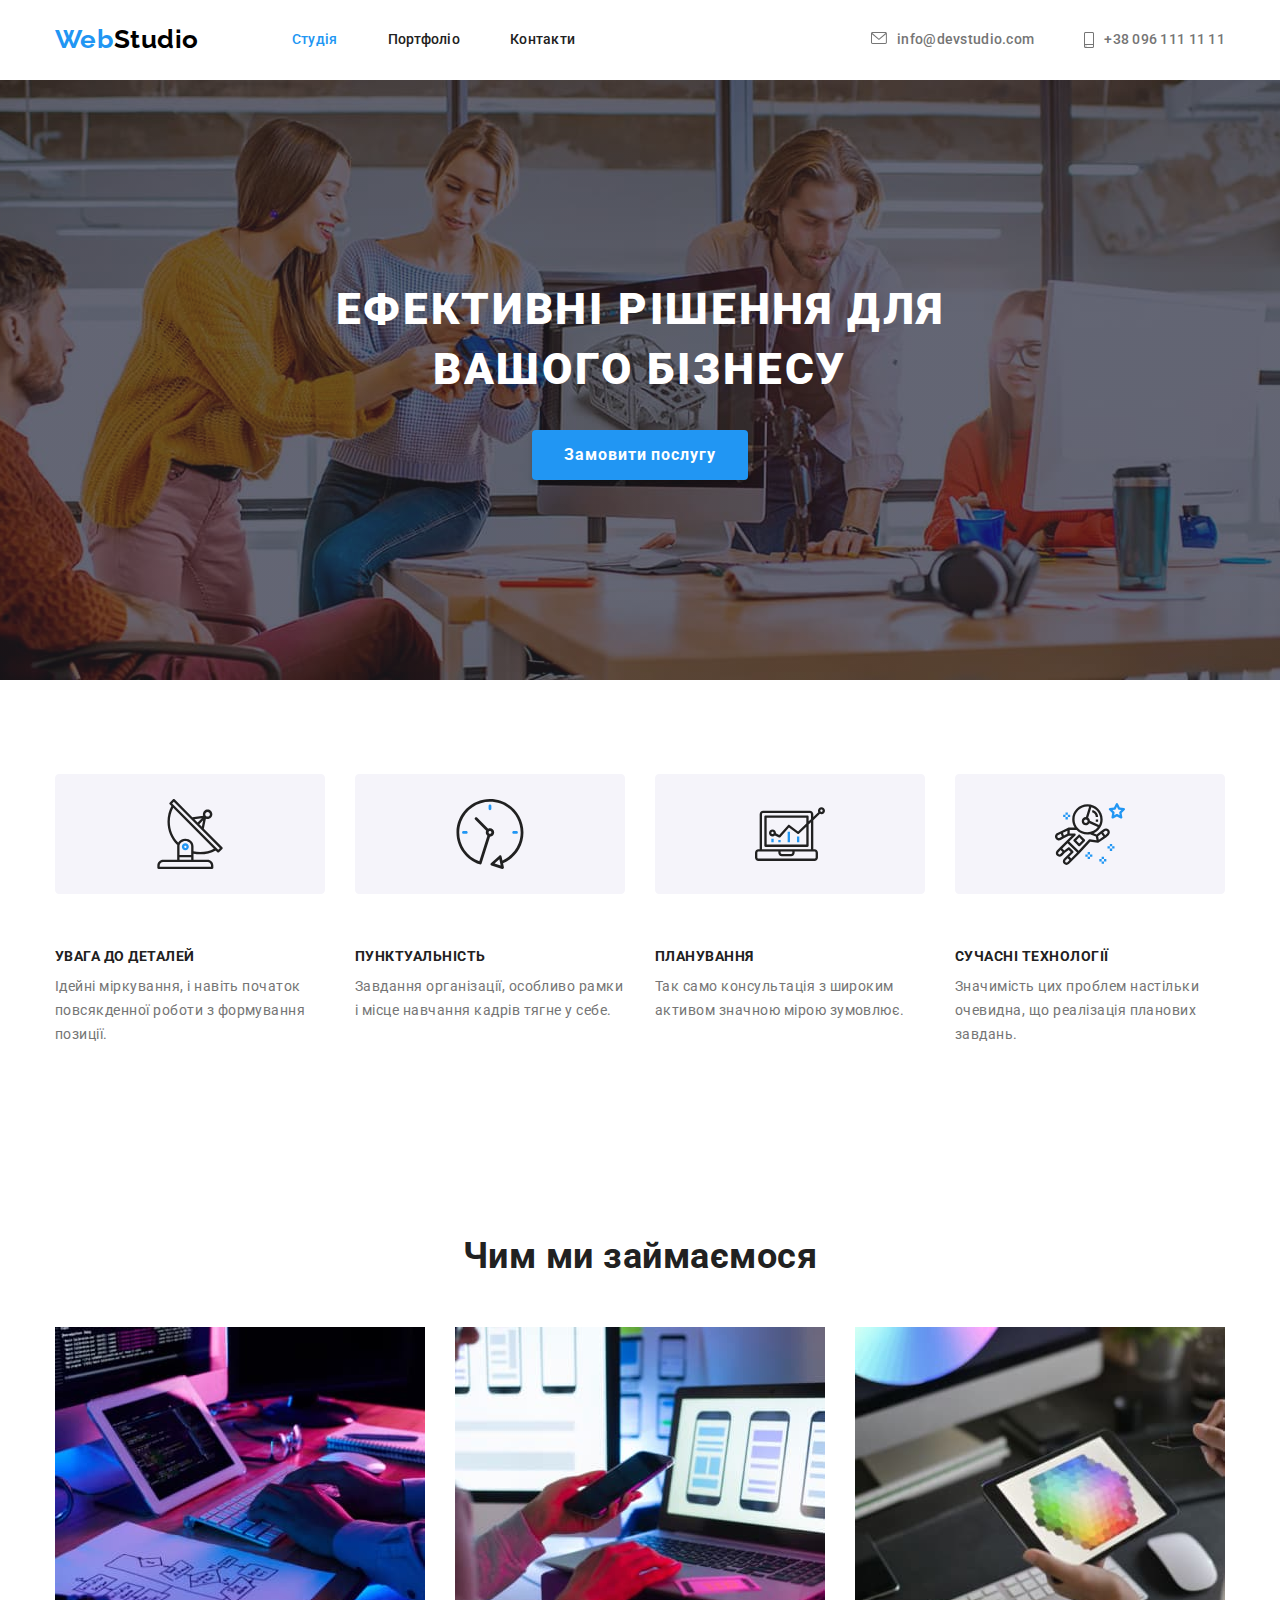
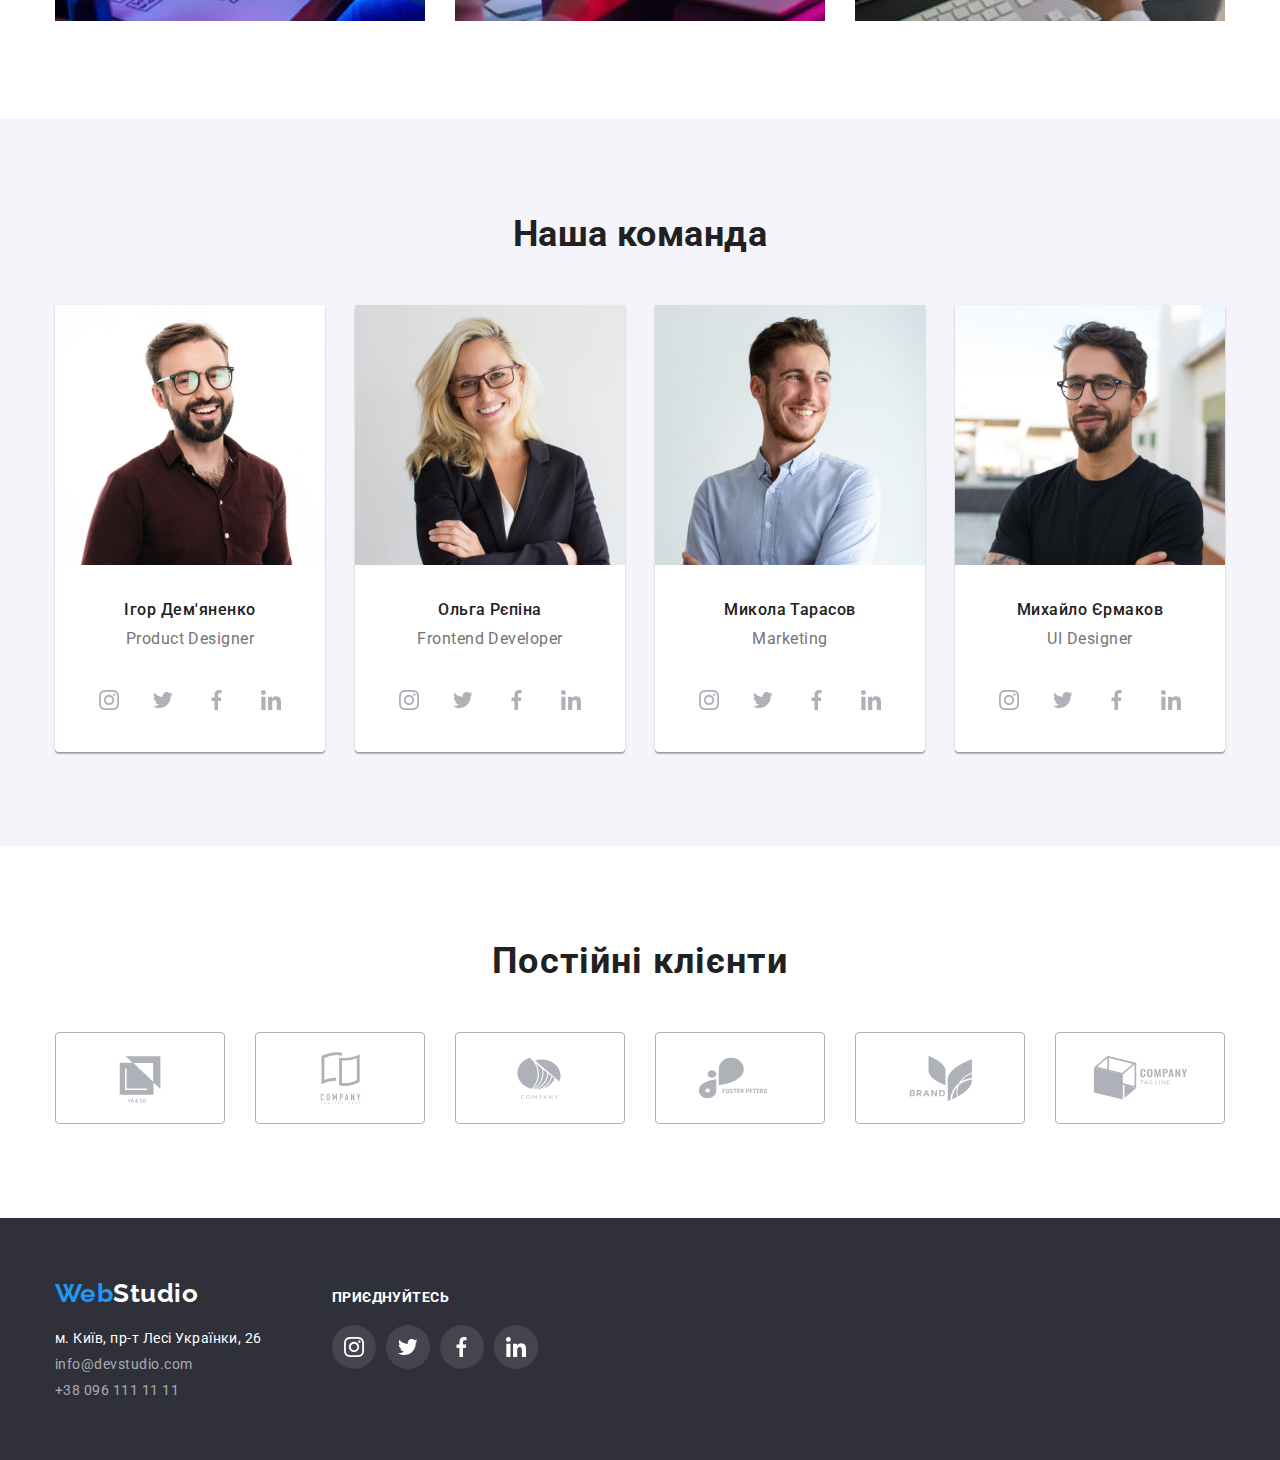
<file: index.html>
<!DOCTYPE html>
<html lang="uk">
  <head>
    <meta charset="UTF-8" />
    <meta name="viewport" content="width=device-width, initial-scale=1.0" />
    <title>WebStudio</title>
    <link rel="preconnect" href="https://fonts.googleapis.com" />
    <link rel="preconnect" href="https://fonts.gstatic.com" crossorigin />
    <link
      href="https://fonts.googleapis.com/css2?family=Raleway:wght@400;700&family=Roboto:wght@400;500;700;900&display=swap"
      rel="stylesheet"
    />
    <link
      rel="stylesheet"
      href="https://cdnjs.cloudflare.com/ajax/libs/modern-normalize/1.1.0/modern-normalize.min.css"
    />
    <link rel="stylesheet" href="css/style.css" />
  </head>
  <body>
    <header class="page-header">
      <!-- site nav -->
      <nav class="container main-nav">
        <a href="./index.html" class="logo list">
          <span class="color-blu">Web</span>
          <span class="color-black">Studio</span>
        </a>
        <ul class="site-nav list">
          <li class="nav"><a href="" class="link current">Студія</a></li>
          <li class="nav">
            <a href="./portfolio.html" class="link">Портфоліо</a>
          </li>
          <li class="nav"><a href="" class="link">Контакти</a></li>
        </ul>
        <!-- Contakt -->
        <ul class="contakt-nav list">
          <li class="item">
            <a class="contakt-mail" href="mailto:info@devstudio.com"
              ><svg class="mail">
                <use href="./imeges/symbol-defs.svg#icon-envelope"></use></svg
              >info@devstudio.com</a
            >
          </li>
          <li class="item">
            <a class="contakt-tel" href="tel:+380961111111">
              <svg class="tel">
                <use href="./imeges/symbol-defs.svg#icon-smartphone"></use></svg
              >+38 096 111 11 11</a
            >
          </li>
        </ul>
      </nav>
    </header>
    <main>
      <!-- Hero -->
      <section class="hero section container">
        <h1 class="hero-title">Ефективні рішення для вашого бізнесу</h1>
        <button class="button">
          <span class="text-button">Замовити послугу</span>
        </button>
      </section>
      <!-- Feature -->
      <section class="section">
        <h2 hidden>Приклади робіт</h2>
        <div class="container feature">
          <ul class="feature-list list">
            <li class="item icon-item">
              <svg class="fonts">
                <use href="./imeges/symbol-defs.svg#icon-antenna"></use>
              </svg>
              <h3 class="title">УВАГА ДО ДЕТАЛЕЙ</h3>
              <p class="feature-text">
                Ідейні міркування, і навіть початок повсякденної роботи з
                формування позиції.
              </p>
            </li>
            <li class="item">
              <svg class="fonts">
                <use href="./imeges/symbol-defs.svg#icon-clock"></use>
              </svg>
              <h3 class="title">ПУНКТУАЛЬНІСТЬ</h3>
              <p class="feature-text">
                Завдання організації, особливо рамки і місце навчання кадрів
                тягне у себе.
              </p>
            </li>
            <li class="item">
              <svg class="fonts">
                <use href="./imeges/symbol-defs.svg#icon-diagram"></use>
              </svg>
              <h3 class="title">ПЛАНУВАННЯ</h3>
              <p class="feature-text">
                Так само консультація з широким активом значною мірою зумовлює.
              </p>
            </li>
            <li class="item">
              <svg class="fonts">
                <use href="./imeges/symbol-defs.svg#icon-astronaut"></use>
              </svg>
              <h3 class="title">СУЧАСНІ ТЕХНОЛОГІЇ</h3>
              <p class="feature-text">
                Значимість цих проблем настільки очевидна, що реалізація
                планових завдань.
              </p>
            </li>
          </ul>
        </div>
      </section>
      <section class="works section">
        <div class="container">
          <h2 class="works-title">Чим ми займаємося</h2>
          <ul class="list example">
            <li class="item">
              <img
                src="./imeges/keydoard.jpg"
                alt="Написання коду"
                width="370"
              />
            </li>
            <li class="item">
              <img
                src="./imeges/displey.jpg"
                alt="Мобільні додатки"
                width="370"
              />
            </li>
            <li class="item">
              <img
                src="./imeges/tablet.jpg"
                alt="Розробка логотипів"
                width="370"
              />
            </li>
          </ul>
        </div>
      </section>
      <!-- Team -->
      <section class="team section">
        <div class="container">
          <h2 class="team-title">Наша команда</h2>
          <ul class="list team-list">
            <li class="item">
              <div class="backgr-color">
                <img
                  class="photo-team"
                  src="./imeges/igor.jpg"
                  alt="Ігор Демʼяненко"
                  width="270"
                />
                <h3 class="team-name">Ігор Дем'яненко</h3>
                <p class="team-prof">
                  <span lang="en"> Product Designer</span>
                </p>
                <ul class="social list">
                  <li class="icon-social">
                    <a class="icon-link" href="#"
                      ><svg class="social-icon">
                        <use
                          href="./imeges/symbol-defs.svg#icon-instagram2"
                        ></use></svg
                    ></a>
                  </li>
                  <li class="icon-social">
                    <a class="icon-link" href="#"
                      ><svg class="social-icon">
                        <use
                          href="./imeges/symbol-defs.svg#icon-twitter2"
                        ></use></svg
                    ></a>
                  </li>
                  <li class="icon-social">
                    <a class="icon-link" href="#"
                      ><svg class="social-icon">
                        <use
                          href="./imeges/symbol-defs.svg#icon-facebook2"
                        ></use></svg
                    ></a>
                  </li>
                  <li class="icon-social">
                    <a class="icon-link" href="#"
                      ><svg class="social-icon">
                        <use
                          href="./imeges/symbol-defs.svg#icon-linkedin2"
                        ></use></svg
                    ></a>
                  </li>
                </ul>
              </div>
            </li>
            <li class="item">
              <div class="backgr-color">
                <img
                  class="photo-team"
                  src="./imeges/olga.jpg"
                  alt="Ольга Рєпіна"
                  width="270"
                />
                <h3 class="team-name">Ольга Рєпіна</h3>
                <p class="team-prof">
                  <span lang="en"> Frontend Developer </span>
                </p>
                <ul class="social list">
                  <li class="icon-social">
                    <a class="icon-link" href="#"
                      ><svg class="social-icon">
                        <use
                          href="./imeges/symbol-defs.svg#icon-instagram2"
                        ></use></svg
                    ></a>
                  </li>
                  <li class="icon-social">
                    <a class="icon-link" href="#"
                      ><svg class="social-icon">
                        <use
                          href="./imeges/symbol-defs.svg#icon-twitter2"
                        ></use></svg
                    ></a>
                  </li>
                  <li class="icon-social">
                    <a class="icon-link" href="#"
                      ><svg class="social-icon">
                        <use
                          href="./imeges/symbol-defs.svg#icon-facebook2"
                        ></use></svg
                    ></a>
                  </li>
                  <li class="icon-social">
                    <a class="icon-link" href="#"
                      ><svg class="social-icon">
                        <use
                          href="./imeges/symbol-defs.svg#icon-linkedin2"
                        ></use></svg
                    ></a>
                  </li>
                </ul>
              </div>
            </li>

            <li class="item">
              <div class="backgr-color">
                <img
                  class="photo-team"
                  src="./imeges/mukola.jpg"
                  alt="Микола Тарасов"
                  width="270"
                />
                <h3 class="team-name">Микола Тарасов</h3>
                <p class="team-prof"><span lang="en"> Marketing </span></p>
                <ul class="social list">
                  <li class="icon-social">
                    <a class="icon-link" href="#"
                      ><svg class="social-icon">
                        <use
                          href="./imeges/symbol-defs.svg#icon-instagram2"
                        ></use></svg
                    ></a>
                  </li>
                  <li class="icon-social">
                    <a class="icon-link" href="#"
                      ><svg class="social-icon">
                        <use
                          href="./imeges/symbol-defs.svg#icon-twitter2"
                        ></use></svg
                    ></a>
                  </li>
                  <li class="icon-social">
                    <a class="icon-link" href="#"
                      ><svg class="social-icon">
                        <use
                          href="./imeges/symbol-defs.svg#icon-facebook2"
                        ></use></svg
                    ></a>
                  </li>
                  <li class="icon-social">
                    <a class="icon-link" href="#"
                      ><svg class="social-icon">
                        <use
                          href="./imeges/symbol-defs.svg#icon-linkedin2"
                        ></use></svg
                    ></a>
                  </li>
                </ul>
              </div>
            </li>
            <li class="item">
              <div class="backgr-color">
                <img
                  class="photo-team"
                  src="./imeges/myhaylo.jpg"
                  alt="Михайло Єрмаков"
                  width="270"
                />
                <h3 class="team-name">Михайло Єрмаков</h3>
                <p class="team-prof"><span lang="en"> UI Designer </span></p>
                <ul class="social list">
                  <li class="icon-social">
                    <a class="icon-link" href="#"
                      ><svg class="social-icon">
                        <use
                          href="./imeges/symbol-defs.svg#icon-instagram2"
                        ></use></svg
                    ></a>
                  </li>
                  <li class="icon-social">
                    <a class="icon-link" href="#"
                      ><svg class="social-icon">
                        <use
                          href="./imeges/symbol-defs.svg#icon-twitter2"
                        ></use></svg
                    ></a>
                  </li>
                  <li class="icon-social">
                    <a class="icon-link" href="#"
                      ><svg class="social-icon">
                        <use
                          href="./imeges/symbol-defs.svg#icon-facebook2"
                        ></use></svg
                    ></a>
                  </li>
                  <li class="icon-social">
                    <a class="icon-link" href="#"
                      ><svg class="social-icon">
                        <use
                          href="./imeges/symbol-defs.svg#icon-linkedin2"
                        ></use></svg
                    ></a>
                  </li>
                </ul>
              </div>
            </li>
          </ul>
        </div>
      </section>
      <!-- Clients -->
      <section class="section">
        <div class="container">
          <h2 hidden>Клієнти</h2>
          <h3 class="title-clients">Постійні клієнти</h3>
          <ul class="icon-list list">
            <li class="icon-clients">
              <a href="#">
                <svg class="icon">
                  <use href="./imeges/symbol-defs.svg#icon-yaco"></use>
                </svg>
              </a>
            </li>
            <li class="icon-clients">
              <a href="#"
                ><svg class="icon">
                  <use
                    href="./imeges/symbol-defs.svg#icon-teglinecompany"
                  ></use></svg
              ></a>
            </li>
            <li class="icon-clients">
              <a href="#">
                <svg class="icon">
                  <use href="./imeges/symbol-defs.svg#icon-company"></use></svg
              ></a>
            </li>
            <li class="icon-clients">
              <a href="#"
                ><svg class="icon">
                  <use href="./imeges/symbol-defs.svg#icon-foster"></use></svg
              ></a>
            </li>
            <li class="icon-clients">
              <a href="#">
                <svg class="icon">
                  <use href="./imeges/symbol-defs.svg#icon-brand"></use></svg
              ></a>
            </li>
            <li class="icon-clients">
              <a href="#"
                ><svg class="icon">
                  <use href="./imeges/symbol-defs.svg#icon-tagline"></use></svg
              ></a>
            </li>
          </ul>
        </div>
      </section>
    </main>
    <!-- footer -->
    <footer class="footer">
      <div class="container footer-container">
        <div class="contackt-wrap">
         <a class="footer-logo" href="#"
          ><span class="color-blu">Web</span
          ><span class="color-white">Studio</span></a
        >
          <address class="address">
            <ul class="list">
              <li>
                <span class="address-name"
                  >м. Київ, пр-т Лесі Українки, 26</span
                >
              </li>
              <li>
                <a href="mailto:info@devstudio.com" class="address-mail list"
                  >info@devstudio.com</a
                >
              </li>
              <li>
                <a href="tel:+380961111111" class="address-tel list"
                  >+38 096 111 11 11</a
                >
              </li>
            </ul>
          </address>
          </div>
          <div class="social-wrap">
            <p class="footer-title-social">приєднуйтесь</p>
            <ul class="footer-social list">
              <li class="footer-icon-social">
                <a class="footer-icon-link" href="#"
                  ><svg class="footer-social-icon">
                    <use
                      href="./imeges/symbol-defs.svg#icon-instagram2"
                    ></use></svg
                ></a>
              </li>
              <li class="footer-icon-social">
                <a class="footer-icon-link" href="#"
                  ><svg class="footer-social-icon">
                    <use
                      href="./imeges/symbol-defs.svg#icon-twitter2"
                    ></use></svg
                ></a>
              </li>
              <li class="footer-icon-social">
                <a class="footer-icon-link" href="#"
                  ><svg class="footer-social-icon">
                    <use
                      href="./imeges/symbol-defs.svg#icon-facebook2"
                    ></use></svg
                ></a>
              </li>
              <li class="footer-icon-social">
                <a class="footer-icon-link" href="#"
                  ><svg class="footer-social-icon">
                    <use
                      href="./imeges/symbol-defs.svg#icon-linkedin2"
                    ></use></svg
                ></a>
              </li>
            </ul>
          </div>
      </div>
    </footer>
  </body>
</html>
</file>
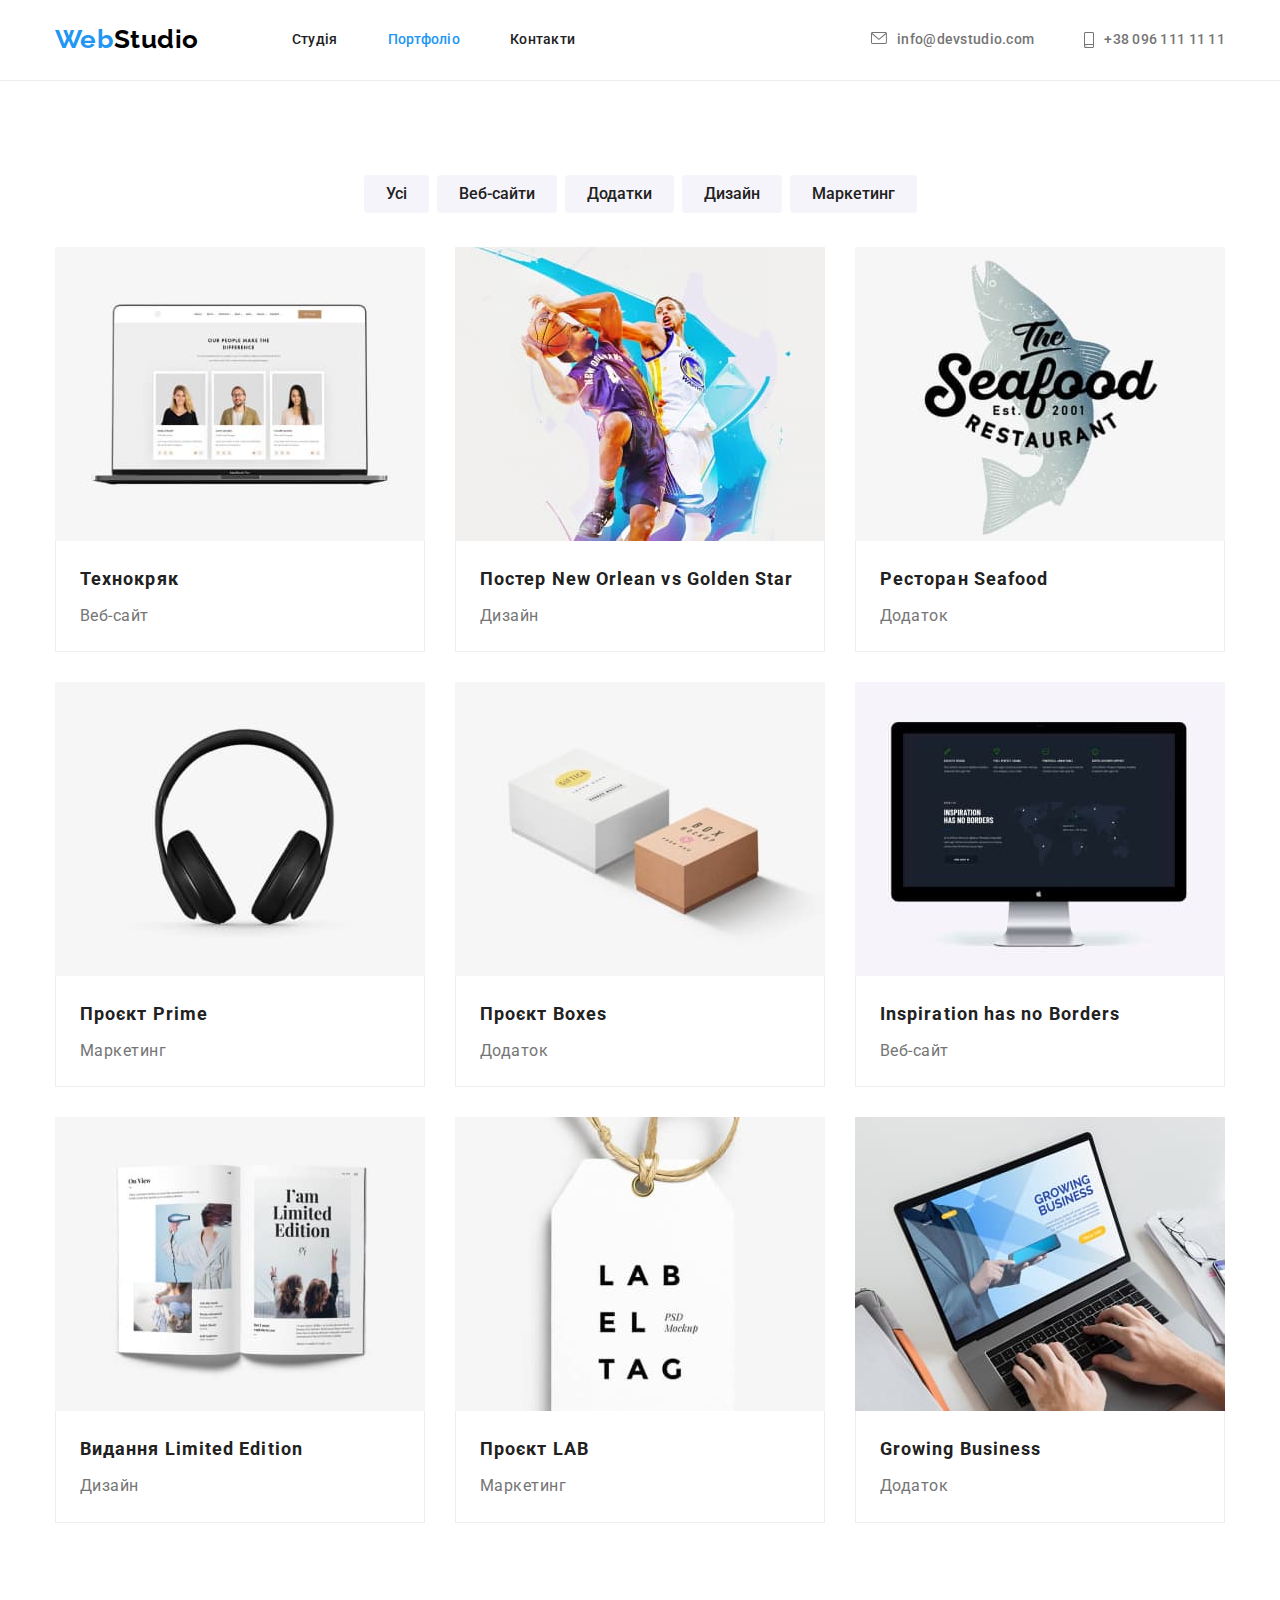
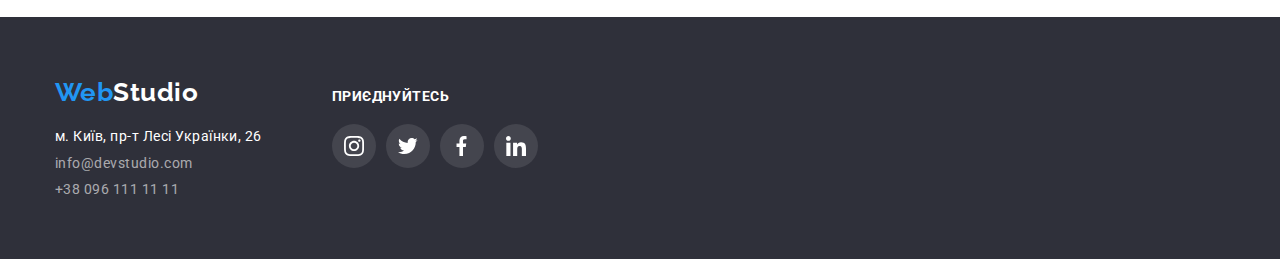
<file: portfolio.html>
<!DOCTYPE html>
<html lang="uk">
  <head>
    <meta charset="UTF-8" />
    <meta name="viewport" content="width=device-width, initial-scale=1.0" />
    <title>Portfolio</title>
    <link rel="preconnect" href="https://fonts.googleapis.com" />
    <link rel="preconnect" href="https://fonts.gstatic.com" crossorigin />
    <link
      href="https://fonts.googleapis.com/css2?family=Raleway:wght@400;700&family=Roboto:wght@400;500;700;900&display=swap"
      rel="stylesheet"
    />
    <link
      rel="stylesheet"
      href="https://cdnjs.cloudflare.com/ajax/libs/modern-normalize/1.1.0/modern-normalize.min.css"
    />
    <link rel="stylesheet" href="css/style.css" />
  </head>
  <body>
    <header class="header">
      <!-- Site nav -->
      <nav class="container main-nav">
        <a href="./portfolio.html" class="logo list">
          <span class="color-blu">Web</span>
          <span class="color-black">Studio</span>
        </a>
        <ul class="site-nav list">
          <li class="nav"><a href="./index.html" class="link">Студія</a></li>
          <li class="nav"><a href="" class="link current">Портфоліо</a></li>
          <li class="nav"><a href="" class="link">Контакти</a></li>
        </ul>
        <!-- Contakt -->
        <ul class="contakt-nav list">
          <li class="item">
            <a class="contakt-mail" href="mailto:info@devstudio.com"
              ><svg class="mail">
                <use href="./imeges/symbol-defs.svg#icon-envelope"></use></svg
              >info@devstudio.com</a
            >
          </li>
          <li class="item">
            <a class="contakt-tel" href="tel:+380961111111">
              <svg class="tel">
                <use href="./imeges/symbol-defs.svg#icon-smartphone"></use></svg
              >+38 096 111 11 11</a
            >
          </li>
        </ul>
      </nav>
    </header>
    <main>
      <section class="container section">
        <!-- список кнопок -->
        <div class="portfolio">
          <h1 hidden>Посилання на роботи</h1>
          <ul class="list-button list">
            <li class="item">
              <button type="button" class="buttons">Усі</button>
            </li>
            <li class="item">
              <button type="button" class="buttons">Веб-сайти</button>
            </li>
            <li class="item">
              <button type="button" class="buttons">Додатки</button>
            </li>
            <li class="item">
              <button type="button" class="buttons">Дизайн</button>
            </li>
            <li class="item">
              <button type="button" class="buttons">Маркетинг</button>
            </li>
          </ul>

          <!-- Портфолио работ -->
          <ul class="card list">
            <li class="item portf-list">
              <a href="" class="card-img list"
                ><img
                  class="img-project"
                  src="./imeges/prew.jpg"
                  alt="демонстрація робіт"
                  width="370"
                />
                <div class="text-title">
                  <h2 class="card-title">Технокряк</h2>
                  <p class="card-text">Веб-сайт</p>
                </div>
              </a>
            </li>
            <li class="item portf-list">
              <a href="" class="card-img list">
                <img
                  class="img-project"
                  src="./imeges/bascet.jpg"
                  alt="постер гравців у баскетбол"
                  width="370"
                />
                <div class="text-title">
                  <h2 class="card-title">
                    Постер <span lang="en"> New Orlean vs Golden Star </span>
                  </h2>
                  <p class="card-text">Дизайн</p>
                </div>
              </a>
            </li>
            <li class="item portf-list">
              <a href="" class="card-img list">
                <img
                  class="img-project"
                  src="./imeges/seafood.jpg"
                  alt="логотип ресторану морепродуктів"
                  width="370"
                />
                <div class="text-title">
                  <h2 class="card-title">Ресторан Seafood</h2>
                  <p class="card-text list">Додаток</p>
                </div>
              </a>
            </li>
            <li class="item portf-list">
              <a href="" class="card-img list">
                <img
                  class="img-project"
                  src="./imeges/headphones.jpg"
                  alt="навушники"
                  width="370"
                />
                <div class="text-title">
                  <h2 class="card-title">Проєкт Prime</h2>
                  <p class="card-text">Маркетинг</p>
                </div>
              </a>
            </li>
            <li class="item portf-list">
              <a href="" class="card-img list">
                <img
                  class="img-project"
                  src="./imeges/box.jpg"
                  alt="дві коробки"
                  width="370"
                />
                <div class="text-title">
                  <h2 class="card-title">Проєкт Boxes</h2>
                  <p class="card-text">Додаток</p>
                </div>
              </a>
            </li>
            <li class="item portf-list">
              <a href="" class="card-img list">
                <img
                  class="img-project"
                  src="./imeges/monitor.jpg"
                  alt="монітор"
                  width="370"
                />
                <div class="text-title">
                  <h2 class="card-title">
                    <span lang="en"> Inspiration has no Borders </span>
                  </h2>
                  <p class="card-text">Веб-сайт</p>
                </div>
              </a>
            </li>
            <li class="item portf-list">
              <a href="" class="card-img list">
                <img
                  class="img-project"
                  src="./imeges/boock.jpg"
                  alt="розгорнута книга"
                  width="370"
                />
                <div class="text-title">
                  <h2 class="card-title">
                    Видання <span lang="en"> Limited Edition</span>
                  </h2>
                  <p class="card-text">Дизайн</p>
                </div>
              </a>
            </li>
            <li class="item portf-list">
              <a href="" class="card-img list">
                <img
                  class="img-project"
                  src="./imeges/label.jpg"
                  alt="логотип проекту"
                  width="370"
                />
                <div class="text-title">
                  <h2 class="card-title">Проєкт LAB</h2>
                  <p class="card-text">Маркетинг</p>
                </div>
              </a>
            </li>
            <li class="item portf-list">
              <a href="" class="card-img list">
                <img
                  class="img-project"
                  src="./imeges/noutebook.jpg"
                  alt="процюємо віддалено"
                  width="370"
                />
                <div class="text-title">
                  <h2 class="card-title">
                    <span lang="en">Growing Business</span>
                  </h2>
                  <p class="card-text">Додаток</p>
                </div>
              </a>
            </li>
          </ul>
        </div>
      </section>
    </main>
    <footer class="footer">
      <div class="container footer-container">
        <div class="contackt-wrap">
          <a class="footer-logo" href="#"
            ><span class="color-blu">Web</span
            ><span class="color-white">Studio</span></a
          >
          <address class="address">
            <ul class="list">
              <li>
                <span class="address-name"
                  >м. Київ, пр-т Лесі Українки, 26</span
                >
              </li>
              <li>
                <a href="mailto:info@devstudio.com" class="address-mail list"
                  >info@devstudio.com</a
                >
              </li>
              <li>
                <a href="tel:+380961111111" class="address-tel list"
                  >+38 096 111 11 11</a
                >
              </li>
            </ul>
          </address>
        </div>
        <div class="social-wrap">
          <p class="footer-title-social">приєднуйтесь</p>
          <ul class="footer-social list">
            <li class="footer-icon-social">
              <a class="footer-icon-link" href="#"
                ><svg class="footer-social-icon">
                  <use
                    href="./imeges/symbol-defs.svg#icon-instagram2"
                  ></use></svg
              ></a>
            </li>
            <li class="footer-icon-social">
              <a class="footer-icon-link" href="#"
                ><svg class="footer-social-icon">
                  <use href="./imeges/symbol-defs.svg#icon-twitter2"></use></svg
              ></a>
            </li>
            <li class="footer-icon-social">
              <a class="footer-icon-link" href="#"
                ><svg class="footer-social-icon">
                  <use
                    href="./imeges/symbol-defs.svg#icon-facebook2"
                  ></use></svg
              ></a>
            </li>
            <li class="footer-icon-social">
              <a class="footer-icon-link" href="#"
                ><svg class="footer-social-icon">
                  <use
                    href="./imeges/symbol-defs.svg#icon-linkedin2"
                  ></use></svg
              ></a>
            </li>
          </ul>
        </div>
      </div>
    </footer>
  </body>
</html>
</file>
<file: css/style.css>
/* 
цвет ховера текста #2196F3
главный цвет текста #212121
вторичный цвет текста #757575
цвет главного заголовка #FFFFFF
вторичный цвет фона #F5F4FA

 */
:root {
  --text-color: #000000;
  --secondary-text-color: #757575;
  --prymery-text-color: #212121;
  --accent-color: #2196f3;
  --pramery-white-color: #ffffff;
  --pramery-footer-text-color: rgba(255, 255, 255, 0.6);
  --backgroundcolor-hero: #2f303a;
  --pramery-footer-color: #2f303a;
  --secondary-backgraund-color: #f5f4fa;
  --primery-fill-color: #afb1b8;
}

/* Body */

body {
  background-color: var(--pramery-white-color);
  color: var(--prymery-text-color);

  font-family: Roboto, sans-serif;
  letter-spacing: 0.03em;
}

/* Утилиты */

h1,
h2,
h3,
h4,
h5,
h6,
p {
  margin-top: 0;
  margin-bottom: 0;
}

.list {
  margin: 0;
  padding: 0;
  list-style: none;
  text-decoration: none;
}

.container {
  width: 1200px;
  padding-left: 15px;
  padding-right: 15px;
  margin-left: auto;
  margin-right: auto;
}

.section {
  padding-top: 94px;
  padding-bottom: 94px;
}

/* header */

.header {
  border-bottom: 1px solid #ececec;
}

.logo {
  display: block;
  font-size: 0;
  padding-top: 24px;
  padding-bottom: 25px;
  margin-right: 93px;
}

.logo .color-blu {
  color: var(--accent-color);

  font-family: Raleway, sans-serif;
  font-weight: 700;
  font-size: 26px;
  line-height: 1.2;
}
.logo .color-black {
  color: var(--text-color);

  font-family: Raleway, sans-serif;
  font-weight: 700;
  font-size: 26px;
  line-height: 1.2;
}

/* Main-nav */

.main-nav {
  display: flex;
  align-items: center;
}

/* site nav */

.site-nav {
  display: flex;
}

.site-nav .nav {
  margin-right: 50px;
}
.site-nav .nav:last-child {
  margin-right: 0;
}

.site-nav .link {
  color: var(--prymery-text-color);
  padding-top: 32px;
  padding-bottom: 32px;
  display: block;

  font-weight: 500;
  font-size: 14px;
  line-height: 1.14;
  letter-spacing: 0.02em;
  text-decoration: none;
}
.site-nav .link:hover,
.site-nav .link:focus {
  color: var(--accent-color);
}
.site-nav .current {
  color: var(--accent-color);
}

.cont-list {
  display: flex;
}

.contakt-nav {
  display: flex;
  margin-left: auto;
}
.contakt-nav .item + .item {
  margin-left: 50px;
}

.contakt-nav .contakt-mail,
.contakt-nav .contakt-tel {
  fill: var(--secondary-text-color);
  color: var(--secondary-text-color);
  text-decoration: none;
  display: flex;
  text-align: center;
  padding-top: 32px;
  padding-bottom: 32px;

  font-weight: 500;
  font-size: 14px;
  line-height: 1.14;
  letter-spacing: 0.02em;
}
.contakt-nav .contakt-mail:hover,
.contakt-nav .contakt-mail:focus {
  color: var(--accent-color);
  fill: var(--accent-color);
}

.contakt-nav .contakt-tel:hover,
.contakt-nav .contakt-tel:focus {
  color: var(--accent-color);
  fill: var(--accent-color);
}

.mail {
  display: flex;
  align-items: center;
  width: 16px;
  height: 12px;
  margin-right: 10px;
}

.tel {
  display: flex;
  align-items: center;
  width: 10px;
  height: 16px;
  margin-right: 10px;
}

/* Hero */
.hero {
  max-width: 1600px;
  height: 600px;
  background-image: linear-gradient(
      to right,
      rgba(47, 48, 58, 0.4),
      rgba(47, 48, 58, 0.4)
    ),
    url(../imeges/background.jpg);
  background-position: center;
  background-size: cover;
  background-repeat: no-repeat;

  background-color: var(--backgroundcolor-hero);
  width: 100%;
  text-align: center;
  padding-top: 200px;
  padding-bottom: 200px;
}

.hero .hero-title {
  margin-bottom: 30px;
  color: var(--pramery-white-color);
  width: 696px;
  margin-left: auto;
  margin-right: auto;

  font-weight: 900;
  font-size: 44px;
  line-height: 1.36;
  letter-spacing: 0.06em;
  text-transform: uppercase;
}

.button {
  color: var(--pramery-white-color);
  background-color: var(--accent-color);
  cursor: pointer;
  box-shadow: 0px 4px 4px rgba(0, 0, 0, 0.15);
  border-radius: 4px;
  border: 0;

  font-weight: 700;
  font-size: 16px;
  line-height: 1.88;
  letter-spacing: 0.06em;
  padding: 10px 32px;
}

/* Feature */

.feature-list {
  display: flex;
}
.feature-list .item + .item {
  margin-left: 30px;
}

.feature-list .item {
  width: 270px;
}

.feature-list .title {
  margin-bottom: 10px;
  font-weight: 700;
  font-size: 14px;
  line-height: 1.14;
  text-transform: uppercase;
  text-align: left;
}

.feature-list .feature-text {
  color: var(--secondary-text-color);

  font-weight: 400;
  font-size: 14px;
  line-height: 1.7;
  text-align: left;
}

.fonts {
  display: flex;
  width: 270px;
  height: 120px;
  padding: 25px 100px;
  background-image: url(../imeges/backgr.svg);
  border-radius: 4px;
  text-align: center;
  margin-bottom: 55px;
}

/* Works */

.example {
  display: flex;
}

.example .item + .item {
  margin-left: 30px;
}
.works .works-title {
  margin-bottom: 50px;

  font-weight: 700;
  font-size: 36px;
  line-height: 1.17;
  text-align: center;
}

/* Team */

.team {
  background-color: var(--secondary-backgraund-color);
  text-align: center;
}

.team-list {
  display: flex;
}

.team-list .item + .item {
  margin-left: 30px;
}

.backgr-color {
  background-color: var(--pramery-white-color);
  box-shadow: 0px 1px 3px rgba(0, 0, 0, 0.12), 0px 1px 1px rgba(0, 0, 0, 0.14),
    0px 2px 1px rgba(0, 0, 0, 0.2);
  border-radius: 0px 0px 4px 4px;
}

.team .team-title {
  margin-bottom: 50px;

  font-weight: 700;
  font-size: 36px;
  line-height: 1.17;
  text-align: center;
}
.team .photo-team {
  margin-bottom: 30px;
}

.team .team-name {
  margin-bottom: 10px;
  font-weight: 500;
  font-size: 16px;
  line-height: 1.19;
}
.team .team-prof {
  color: var(--secondary-text-color);
  padding-bottom: 30px;

  font-weight: 400;
  font-size: 16px;
  line-height: 1.19;
}

/* Иконки на соц сети  */

.social {
  display: inline-flex;
  margin-bottom: 30px;
}

.icon-social {
  margin-right: 10px;
}
.icon-social:last-child {
  margin-right: 0;
}

.icon-link {
  display: flex;
  width: 44px;
  height: 44px;
  border-radius: 50%;
  justify-content: center;
  align-items: center;
  padding: 12px 12px;
  fill: var(--primery-fill-color);
}

.icon-link:hover,
.icon-link:focus {
  background-color: var(--accent-color);
  fill: var(--pramery-white-color);
}

.social-icon {
  display: flex;
  width: 20px;
  height: 20px;
}

/* Clients */

.title-clients {
  font-weight: 700;
  font-size: 36px;
  line-height: calc(42 / 36);
  text-align: center;
  letter-spacing: 0.03em;
  margin-bottom: 50px;

  color: var(--prymery-text-color);
}

.icon-list {
  display: flex;
}

.icon {
  display: inline-block;
  width: 106px;
  height: 60px;
  margin: 16px 32px;
  fill: var(--primery-fill-color);
}
.icon:hover {
  fill: var(--accent-color);
}

.icon-list .icon-clients {
  display: block;
  width: 170px;
  height: 92px;
  border: 1px solid #afb1b8;
  border-radius: 4px;
  margin-right: 30px;
}

.icon-list .icon-clients:last-child {
  margin-right: 0;
}

/* Footer */

.footer {
  background-color: var(--pramery-footer-color);
  display: flex;
  flex-direction: column;
  padding-top: 60px;
  padding-bottom: 60px;
}
.footer-logo {
  display: inline-block;
  margin-bottom: 20px;
  font-size: 0;
  text-decoration: none;
}
.footer-logo .color-blu {
  color: var(--accent-color);

  font-family: Raleway, sans-serif;
  font-weight: 700;
  font-size: 26px;
  line-height: 1.19;
}
.footer-logo .color-white {
  color: var(--pramery-white-color);

  font-family: Raleway, sans-serif;
  font-weight: 700;
  font-size: 26px;
  line-height: 1.19;
}

.address {
  display: flex;
  flex-direction: column;
}

.address .address-name {
  color: var(--pramery-white-color);
  margin-bottom: 9px;
  display: inline-block;

  font-style: normal;
  font-weight: 400;
  font-size: 14px;
  line-height: 1.17;
}

.address-mail {
  margin-bottom: 9px;
}

.address .address-mail,
.address-tel {
  color: var(--pramery-footer-text-color);

  display: inline-block;

  font-style: normal;
  font-weight: 400;
  font-size: 14px;
  line-height: 1.17;
}
.address-mail:hover,
.address-mail:focus {
  color: var(--accent-color);
}
.address-tel:hover,
.address-tel:focus {
  color: var(--accent-color);
}

/* footer icon */

.footer-container {
  display: flex;
  align-items: baseline;
}

.footer-title-social {
  display: flex;
  font-weight: 700;
  font-size: 14px;
  line-height: calc(16 / 14);
  letter-spacing: 0.03em;
  text-transform: uppercase;
  color: var(--pramery-white-color);
  text-align: center;
  margin-bottom: 20px;
}

.social-wrap {
  margin-left: 70px;
}

.footer-social {
  display: inline-flex;
}

.footer-icon-social {
  margin-right: 10px;
}
.footer-icon-social:last-child {
  margin-right: 0;
}

.footer-icon-link {
  display: flex;
  width: 44px;
  height: 44px;
  border-radius: 50%;
  justify-content: center;
  align-items: center;
  padding: 12px 12px;
  fill: var(--pramery-white-color);
  background-color: rgba(255, 255, 255, 0.1);
}

.footer-icon-link:hover,
.footer-icon-link:focus {
  background-color: var(--accent-color);
  fill: var(--pramery-white-color);
}

.footer-social-icon {
  display: flex;
  width: 20px;
  height: 20px;
}
/* Portfolio */

.portfolio {
  display: inline-block;
}

.list-button {
  display: flex;
  justify-content: center;
}
.list-button .item + .item {
  margin-left: 8px;
}

.list-button .buttons {
  color: var(--prymery-text-color);
  background-color: var(--secondary-backgraund-color);
  margin-bottom: 34px;
  padding: 6px 22px;
  border-radius: 4px;
  border: 0;

  font-weight: 500;
  font-size: 16px;
  line-height: 1.63;
  cursor: pointer;
}
.list-button .buttons:hover,
.list-button .buttons:focus {
  color: var(--pramery-white-color);
  background-color: var(--accent-color);
  box-shadow: 0px 3px 1px rgba(0, 0, 0, 0.1), 0px 1px 2px rgba(0, 0, 0, 0.08),
    0px 2px 2px rgba(0, 0, 0, 0.12);
}

.card {
  display: flex;
  flex-wrap: wrap;
}

.card .item {
  width: calc(100%-30px / 3);
  display: inline-block;
  margin-bottom: 30px;
  margin-right: 30px;
}

.card .item:nth-child(3n) {
  margin-right: 0px;
}

.card .item:nth-last-child(-n + 3) {
  margin-bottom: 0px;
}

.portf-list:hover,
.portf-list:focus {
  box-shadow: 0px 1px 1px rgba(0, 0, 0, 0.12), 0px 4px 4px rgba(0, 0, 0, 0.06),
    1px 4px 6px rgba(0, 0, 0, 0.16);
}

.card .img-project {
  display: block;
}

.text-title {
  border: 1px solid #eeeeee;
  border-top: none;
}

.card .card-title {
  color: var(--prymery-text-color);
  margin-bottom: 4px;
  padding-top: 20px;
  padding-left: 24px;

  font-weight: 700;
  font-size: 18px;
  line-height: 2;
  letter-spacing: 0.06em;
}
.card .card-text {
  color: var(--secondary-text-color);
  margin-bottom: 20px;
  padding-left: 24px;

  font-weight: 400;
  font-size: 16px;
  line-height: 1.88;
}
</file>
